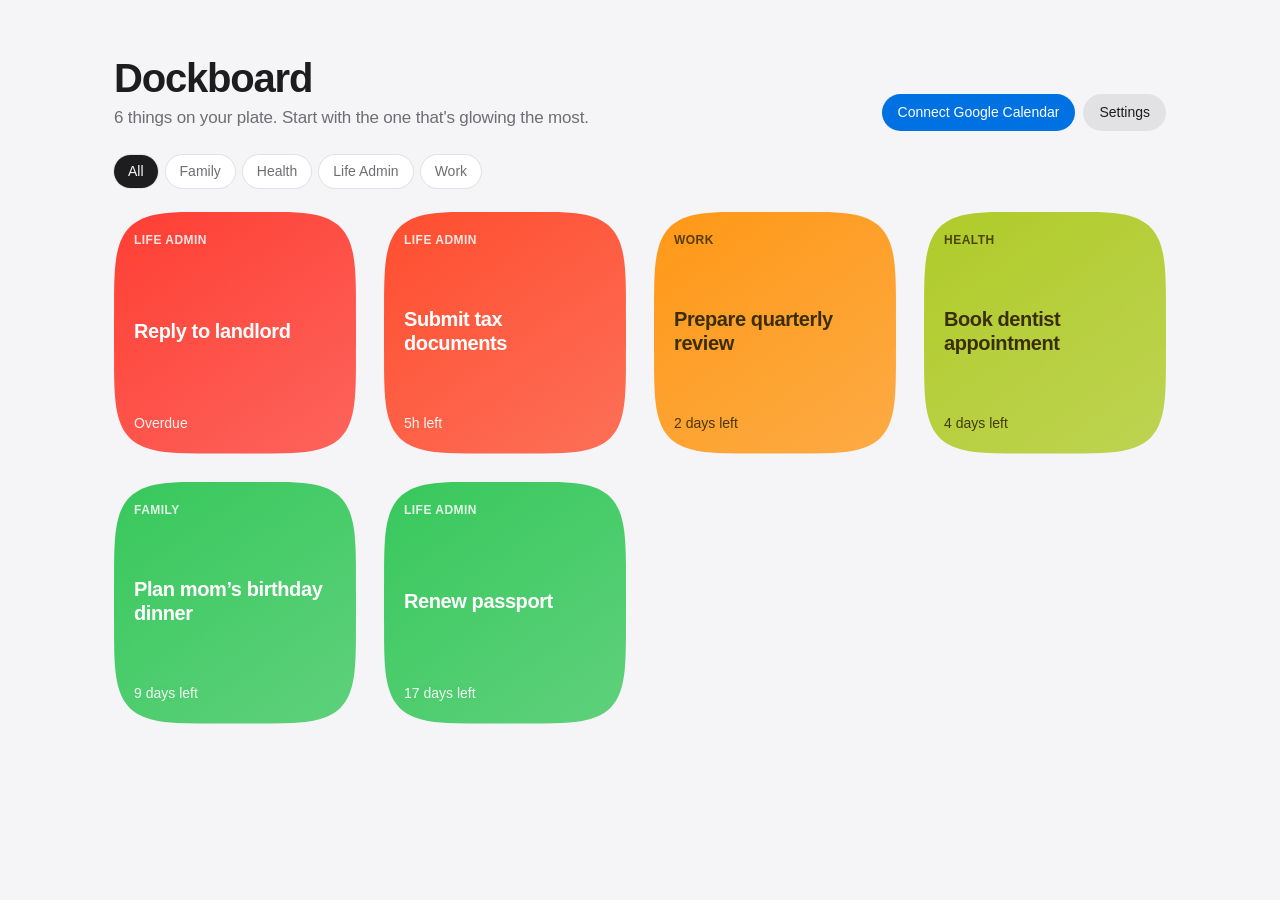
<file: index.html>
<!doctype html>
<html lang="en">
<head>
<meta charset="utf-8">
<meta name="viewport" content="width=device-width, initial-scale=1, viewport-fit=cover">
<title>Dockboard</title>
<link rel="stylesheet" href="styles.css">
</head>
<body>
<svg width="0" height="0" style="position:absolute" aria-hidden="true">
  <defs><clipPath id="squircle" clipPathUnits="objectBoundingBox"><path id="squirclePath"/></clipPath></defs>
</svg>

<header class="top">
  <div>
    <h1>Dockboard</h1>
    <p id="subtitle" class="muted"></p>
  </div>
  <div class="actions">
    <button id="syncBtn" class="pill">Connect Google Calendar</button>
    <button id="settingsBtn" class="pill ghost" aria-label="Settings">Settings</button>
  </div>
</header>

<nav id="filters" class="filters" aria-label="Categories"></nav>

<main>
  <section id="board" class="board" aria-live="polite"></section>
  <details id="doneWrap" class="done" hidden>
    <summary>Completed <span id="doneCount"></span></summary>
    <div id="doneBoard" class="board small"></div>
  </details>
</main>

<div id="sheet" class="overlay" hidden>
  <article class="sheet" role="dialog" aria-modal="true" aria-labelledby="sheetTitle">
    <button class="close" data-close aria-label="Close">×</button>
    <div class="sheet-head">
      <div id="sheetBadge" class="badge"></div>
      <h2 id="sheetTitle"></h2>
      <p id="sheetMeta" class="muted"></p>
    </div>
    <div class="progress"><div id="progressBar"></div></div>
    <p id="progressText" class="muted tiny"></p>
    <p id="sheetNotes" class="notes"></p>
    <h3>Next steps</h3>
    <ul id="subtasks" class="subtasks"></ul>
    <form id="subForm" class="subform">
      <input id="subInput" placeholder="Add a small step…" autocomplete="off">
      <button class="pill">Add</button>
    </form>
    <div class="sheet-foot">
      <button id="doneBtn" class="pill primary"></button>
      <a id="openCal" class="pill ghost" target="_blank" rel="noopener">Open in Calendar</a>
    </div>
  </article>
</div>

<div id="settings" class="overlay" hidden>
  <article class="sheet" role="dialog" aria-modal="true" aria-label="Settings">
    <button class="close" data-close aria-label="Close">×</button>
    <h2>Settings</h2>
    <h3>Google connection</h3>
    <p class="muted tiny">Create an OAuth Web Client ID in Google Cloud Console (Calendar API enabled), add this site's URL as an authorized JavaScript origin, and paste it here. Your data stays in your browser.</p>
    <input id="clientId" placeholder="xxxx.apps.googleusercontent.com" autocomplete="off">
    <h3>Map calendars to categories</h3>
    <p class="muted tiny">Each Google calendar becomes a category. Leave blank to ignore it.</p>
    <div id="mapping" class="mapping"></div>
    <div class="sheet-foot">
      <button id="saveSettings" class="pill primary">Save</button>
      <button id="demoBtn" class="pill ghost">Use demo data</button>
    </div>
  </article>
</div>

<script src="app.js"></script>
</body>
</html>
</file>
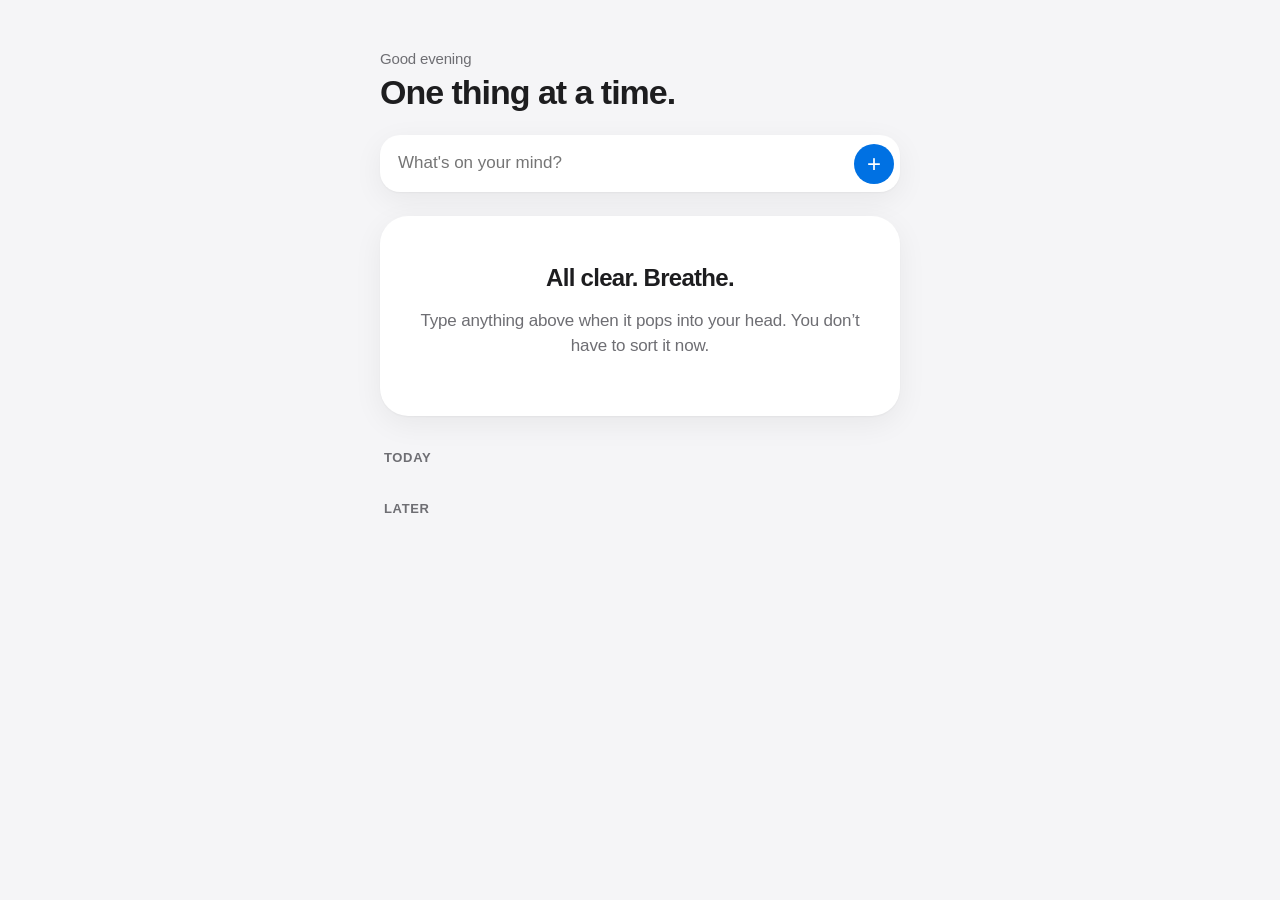
<file: focus/index.html>
<!doctype html>
<html lang="en">
<head>
<meta charset="utf-8">
<meta name="viewport" content="width=device-width, initial-scale=1, viewport-fit=cover">
<title>One Thing</title>
<link rel="stylesheet" href="styles.css">
</head>
<body>
<main>
  <header>
    <p id="greeting" class="muted"></p>
    <h1>One thing at a time.</h1>
  </header>

  <form id="addForm" class="add">
    <input id="addInput" placeholder="What's on your mind?" autocomplete="off" enterkeyhint="done" aria-label="Add a task">
    <button class="round" aria-label="Add">+</button>
  </form>

  <section id="focus" class="focus" aria-live="polite"></section>

  <section>
    <div class="row-head"><h2>Today <span id="todayCount" class="muted"></span></h2><button id="planBtn" class="link">Plan my day</button></div>
    <ul id="today" class="list"></ul>
  </section>

  <section>
    <div class="row-head"><h2>Later <span id="laterCount" class="muted"></span></h2></div>
    <ul id="later" class="list"></ul>
  </section>

  <details id="doneWrap" class="done" hidden>
    <summary>Done <span id="doneCount"></span></summary>
    <ul id="done" class="list"></ul>
  </details>
</main>
<div id="toast" class="toast" hidden></div>
<script src="app.js"></script>
</body>
</html>
</file>
<file: styles.css>
:root{
  --bg:#f5f5f7; --card:#fff; --text:#1d1d1f; --muted:#6e6e73; --line:rgba(0,0,0,.08);
  --blue:#0071e3; --green:#34c759; --yellow:#ffcc00; --red:#ff3b30;
  --font:-apple-system,BlinkMacSystemFont,"SF Pro Display","SF Pro Text","Helvetica Neue",Helvetica,Arial,sans-serif;
}
@media (prefers-color-scheme:dark){
  :root{--bg:#000;--card:#1c1c1e;--text:#f5f5f7;--muted:#a1a1a6;--line:rgba(255,255,255,.12);--blue:#2997ff}
}
*{box-sizing:border-box}
html{-webkit-text-size-adjust:100%}
body{margin:0;background:var(--bg);color:var(--text);font:17px/1.47 var(--font);letter-spacing:-.01em;-webkit-font-smoothing:antialiased}
.muted{color:var(--muted)} .tiny{font-size:13px}
.top{display:flex;justify-content:space-between;align-items:flex-end;gap:16px;flex-wrap:wrap;max-width:1100px;margin:0 auto;padding:56px 24px 16px}
h1{font-size:40px;line-height:1.1;margin:0;font-weight:700;letter-spacing:-.03em}
.top p{margin:6px 0 0}
.actions{display:flex;gap:8px}
.pill{font:inherit;font-size:14px;font-weight:500;border:0;border-radius:980px;padding:8px 16px;background:var(--blue);color:#fff;cursor:pointer;text-decoration:none;transition:opacity .2s,transform .2s;display:inline-block}
.pill:hover{opacity:.88} .pill:active{transform:scale(.97)}
.pill.ghost{background:var(--line);color:var(--text)}
.pill.primary{background:var(--text);color:var(--bg)}
.filters{max-width:1100px;margin:0 auto;padding:8px 24px;display:flex;gap:8px;overflow-x:auto}
.chip{font:inherit;font-size:14px;border:0;border-radius:980px;padding:6px 14px;background:var(--card);color:var(--muted);cursor:pointer;white-space:nowrap;box-shadow:0 0 0 1px var(--line)}
.chip.on{background:var(--text);color:var(--bg)}
main{max-width:1100px;margin:0 auto;padding:16px 24px 80px}
.board{display:grid;grid-template-columns:repeat(auto-fill,minmax(210px,1fr));gap:28px}
.board.small{margin-top:16px;opacity:.7}
.empty{grid-column:1/-1;text-align:center;color:var(--muted);padding:80px 0}

/* squircle block */
.block-wrap{--c:52,199,89;--breath:4.5s;position:relative;aspect-ratio:1;animation:glow var(--breath) ease-in-out infinite;cursor:pointer;border:0;padding:0;background:none;font:inherit;color:#fff;text-align:left}
.block{position:absolute;inset:0;clip-path:url(#squircle);background:linear-gradient(145deg,rgba(var(--c),.98),rgba(var(--c),.78));animation:breathe var(--breath) ease-in-out infinite;display:flex;flex-direction:column;justify-content:space-between;padding:20px;transition:filter .2s}
.block-wrap:hover .block{filter:brightness(1.06)}
.block-wrap:focus-visible{outline:3px solid var(--blue);outline-offset:4px;border-radius:30%}
.block-wrap.is-done{--c:142,142,147;animation:none}
.block-wrap.is-done .block{animation:none}
.cat{font-size:12px;font-weight:600;letter-spacing:.04em;text-transform:uppercase;opacity:.85}
.title{font-size:20px;font-weight:600;line-height:1.2;letter-spacing:-.02em;display:-webkit-box;-webkit-line-clamp:3;-webkit-box-orient:vertical;overflow:hidden}
.when{font-size:14px;font-weight:500;opacity:.92;display:flex;justify-content:space-between;align-items:baseline}
.mini{font-size:12px;opacity:.85}
.yellowish .block{color:#3a2e00}
.block-wrap.yellowish{color:#3a2e00}
@keyframes breathe{0%,100%{transform:scale(.965)}50%{transform:scale(1)}}
@keyframes glow{0%,100%{filter:drop-shadow(0 4px 10px rgba(var(--c),.18))}50%{filter:drop-shadow(0 10px 28px rgba(var(--c),.5))}}
@media (prefers-reduced-motion:reduce){.block-wrap,.block{animation:none!important}}

.done{margin-top:56px;color:var(--muted)}
.done summary{cursor:pointer;font-size:15px}

/* sheet */
.overlay{position:fixed;inset:0;background:rgba(0,0,0,.35);-webkit-backdrop-filter:blur(14px);backdrop-filter:blur(14px);display:flex;align-items:flex-end;justify-content:center;z-index:10;animation:fade .25s}
.overlay[hidden]{display:none}
.sheet{position:relative;background:var(--card);width:min(560px,100%);max-height:92vh;overflow:auto;border-radius:28px 28px 0 0;padding:32px 28px calc(28px + env(safe-area-inset-bottom));animation:rise .35s cubic-bezier(.2,.8,.2,1)}
@media(min-width:640px){.overlay{align-items:center}.sheet{border-radius:28px}}
@keyframes rise{from{transform:translateY(24px);opacity:0}}
@keyframes fade{from{opacity:0}}
.close{position:absolute;top:16px;right:16px;width:30px;height:30px;border:0;border-radius:50%;background:var(--line);color:var(--muted);font-size:20px;line-height:1;cursor:pointer}
.sheet h2{margin:8px 0 4px;font-size:28px;line-height:1.15;letter-spacing:-.025em}
.sheet h3{font-size:13px;text-transform:uppercase;letter-spacing:.05em;color:var(--muted);margin:24px 0 8px}
.badge{display:inline-block;font-size:12px;font-weight:600;padding:3px 10px;border-radius:980px;color:#fff;background:rgb(var(--c))}
.progress{height:6px;border-radius:3px;background:var(--line);margin-top:16px;overflow:hidden}
.progress div{height:100%;width:0;background:rgb(var(--c));border-radius:3px;transition:width .4s cubic-bezier(.2,.8,.2,1)}
.notes{white-space:pre-wrap;margin:12px 0 0;color:var(--text)}
.subtasks{list-style:none;margin:0;padding:0}
.subtasks li{display:flex;align-items:center;gap:12px;padding:12px 0;border-bottom:1px solid var(--line)}
.subtasks li:last-child{border:0}
.check{appearance:none;-webkit-appearance:none;width:24px;height:24px;border-radius:50%;border:2px solid var(--muted);margin:0;flex:none;cursor:pointer;transition:.2s;display:grid;place-items:center}
.check:checked{background:var(--green);border-color:var(--green)}
.check:checked::after{content:"";width:6px;height:11px;border:solid #fff;border-width:0 2.5px 2.5px 0;transform:rotate(45deg) translate(-1px,-1px)}
.subtasks li.done span{color:var(--muted);text-decoration:line-through}
.subtasks span{flex:1}
.rm{border:0;background:none;color:var(--muted);cursor:pointer;font-size:18px;opacity:0;transition:opacity .2s}
.subtasks li:hover .rm,.rm:focus{opacity:1}
input{font:inherit;width:100%;padding:10px 14px;border-radius:12px;border:1px solid var(--line);background:var(--bg);color:var(--text)}
input:focus{outline:2px solid var(--blue);outline-offset:-1px}
.subform{display:flex;gap:8px;margin-top:12px}
.sheet-foot{display:flex;gap:8px;margin-top:24px;flex-wrap:wrap}
.mapping{display:grid;gap:8px}
.maprow{display:grid;grid-template-columns:1fr 1fr;gap:8px;align-items:center;font-size:15px}
.maprow span{overflow:hidden;text-overflow:ellipsis;white-space:nowrap}
[hidden]{display:none!important}
input.check{width:24px;padding:0}
</file>
<file: focus/styles.css>
:root{--bg:#f5f5f7;--card:#fff;--text:#1d1d1f;--muted:#6e6e73;--line:rgba(0,0,0,.08);--blue:#0071e3;--green:#34c759;--shadow:0 1px 2px rgba(0,0,0,.04),0 8px 30px rgba(0,0,0,.06);
--font:-apple-system,BlinkMacSystemFont,"SF Pro Display","SF Pro Text","Helvetica Neue",Helvetica,Arial,sans-serif}
@media (prefers-color-scheme:dark){:root{--bg:#000;--card:#1c1c1e;--text:#f5f5f7;--muted:#a1a1a6;--line:rgba(255,255,255,.12);--blue:#2997ff;--shadow:none}}
*{box-sizing:border-box}
body{margin:0;background:var(--bg);color:var(--text);font:17px/1.47 var(--font);letter-spacing:-.01em;-webkit-font-smoothing:antialiased}
main{max-width:560px;margin:0 auto;padding:max(48px,env(safe-area-inset-top)) 20px 96px}
.muted{color:var(--muted);font-weight:400}
h1{font-size:34px;line-height:1.1;margin:4px 0 24px;letter-spacing:-.03em}
header p{margin:0;font-size:15px}
h2{font-size:13px;text-transform:uppercase;letter-spacing:.05em;color:var(--muted);margin:0}
section{margin-top:32px}
button{font:inherit;cursor:pointer;color:inherit}
.add{display:flex;gap:10px;align-items:center;background:var(--card);border-radius:20px;padding:6px 6px 6px 18px;box-shadow:var(--shadow)}
.add input{flex:1;border:0;background:none;font:inherit;color:var(--text);padding:10px 0;min-width:0}
.add input:focus{outline:none}
.round{width:40px;height:40px;border-radius:50%;border:0;background:var(--blue);color:#fff;font-size:24px;line-height:1;transition:transform .15s}
.round:active{transform:scale(.92)}
.focus{margin-top:24px}
.card{background:var(--card);border-radius:28px;padding:28px;box-shadow:var(--shadow)}
.card .eyebrow{font-size:13px;font-weight:600;text-transform:uppercase;letter-spacing:.05em;color:var(--blue)}
.card h3{font-size:30px;line-height:1.15;letter-spacing:-.03em;margin:8px 0 4px}
.card.calm{text-align:center;padding:40px 28px}
.card.calm h3{font-size:24px}
.steps{list-style:none;margin:16px 0 0;padding:0}
.steps li{display:flex;gap:12px;align-items:center;padding:10px 0;border-top:1px solid var(--line)}
.steps li.d span{color:var(--muted);text-decoration:line-through}
.steps span{flex:1}
.actions{display:flex;gap:8px;flex-wrap:wrap;margin-top:24px}
.pill{border:0;border-radius:980px;padding:10px 18px;font-size:15px;font-weight:500;background:var(--line);transition:transform .15s,opacity .2s}
.pill:active{transform:scale(.96)}
.pill.primary{background:var(--green);color:#fff}
.pill.blue{background:var(--blue);color:#fff}
.timer{font-size:48px;font-weight:600;letter-spacing:-.04em;font-variant-numeric:tabular-nums;margin:12px 0 0}
.sub{display:flex;gap:8px;margin-top:12px}
.sub input{flex:1;border:1px solid var(--line);background:var(--bg);color:var(--text);border-radius:12px;padding:10px 14px;font:inherit;min-width:0}
.sub input:focus,.add input:focus-visible{outline:2px solid var(--blue);outline-offset:-1px}
.row-head{display:flex;justify-content:space-between;align-items:baseline;margin-bottom:8px;padding:0 4px}
.link{border:0;background:none;color:var(--blue);font-size:15px;padding:0}
.list{list-style:none;margin:0;padding:0;background:var(--card);border-radius:20px;overflow:hidden;box-shadow:var(--shadow)}
.list:empty{display:none}
.list li{display:flex;align-items:center;gap:12px;padding:14px 16px;border-top:1px solid var(--line)}
.list li:first-child{border-top:0}
.list li .t{flex:1;min-width:0;overflow-wrap:anywhere}
.list li.d .t{color:var(--muted);text-decoration:line-through}
.chip{border:0;background:var(--line);color:var(--muted);border-radius:980px;font-size:12px;padding:3px 10px;white-space:nowrap}
.mv{border:0;background:none;color:var(--blue);font-size:14px;padding:4px 6px}
.check{appearance:none;-webkit-appearance:none;width:26px;height:26px;border-radius:50%;border:2px solid var(--muted);margin:0;flex:none;cursor:pointer;display:grid;place-items:center;transition:.2s;opacity:.7}
.check:hover{opacity:1;border-color:var(--green)}
.check:checked{background:var(--green);border-color:var(--green);opacity:1}
.check:checked::after{content:"";width:6px;height:12px;border:solid #fff;border-width:0 2.5px 2.5px 0;transform:rotate(45deg) translate(-1px,-1px)}
.check.sm{width:22px;height:22px}
.done{margin-top:32px;color:var(--muted)}
.done summary{cursor:pointer;font-size:15px;padding:0 4px;margin-bottom:8px}
.empty-hint{color:var(--muted);font-size:15px;margin:0}
.toast{position:fixed;left:50%;bottom:max(24px,env(safe-area-inset-bottom));transform:translateX(-50%);background:var(--text);color:var(--bg);padding:12px 20px;border-radius:980px;font-size:15px;animation:rise .3s;z-index:5}
[hidden]{display:none!important}
@keyframes rise{from{transform:translateY(10px);opacity:0}}
@media (prefers-reduced-motion:reduce){*{animation:none!important;transition:none!important}}
</file>
